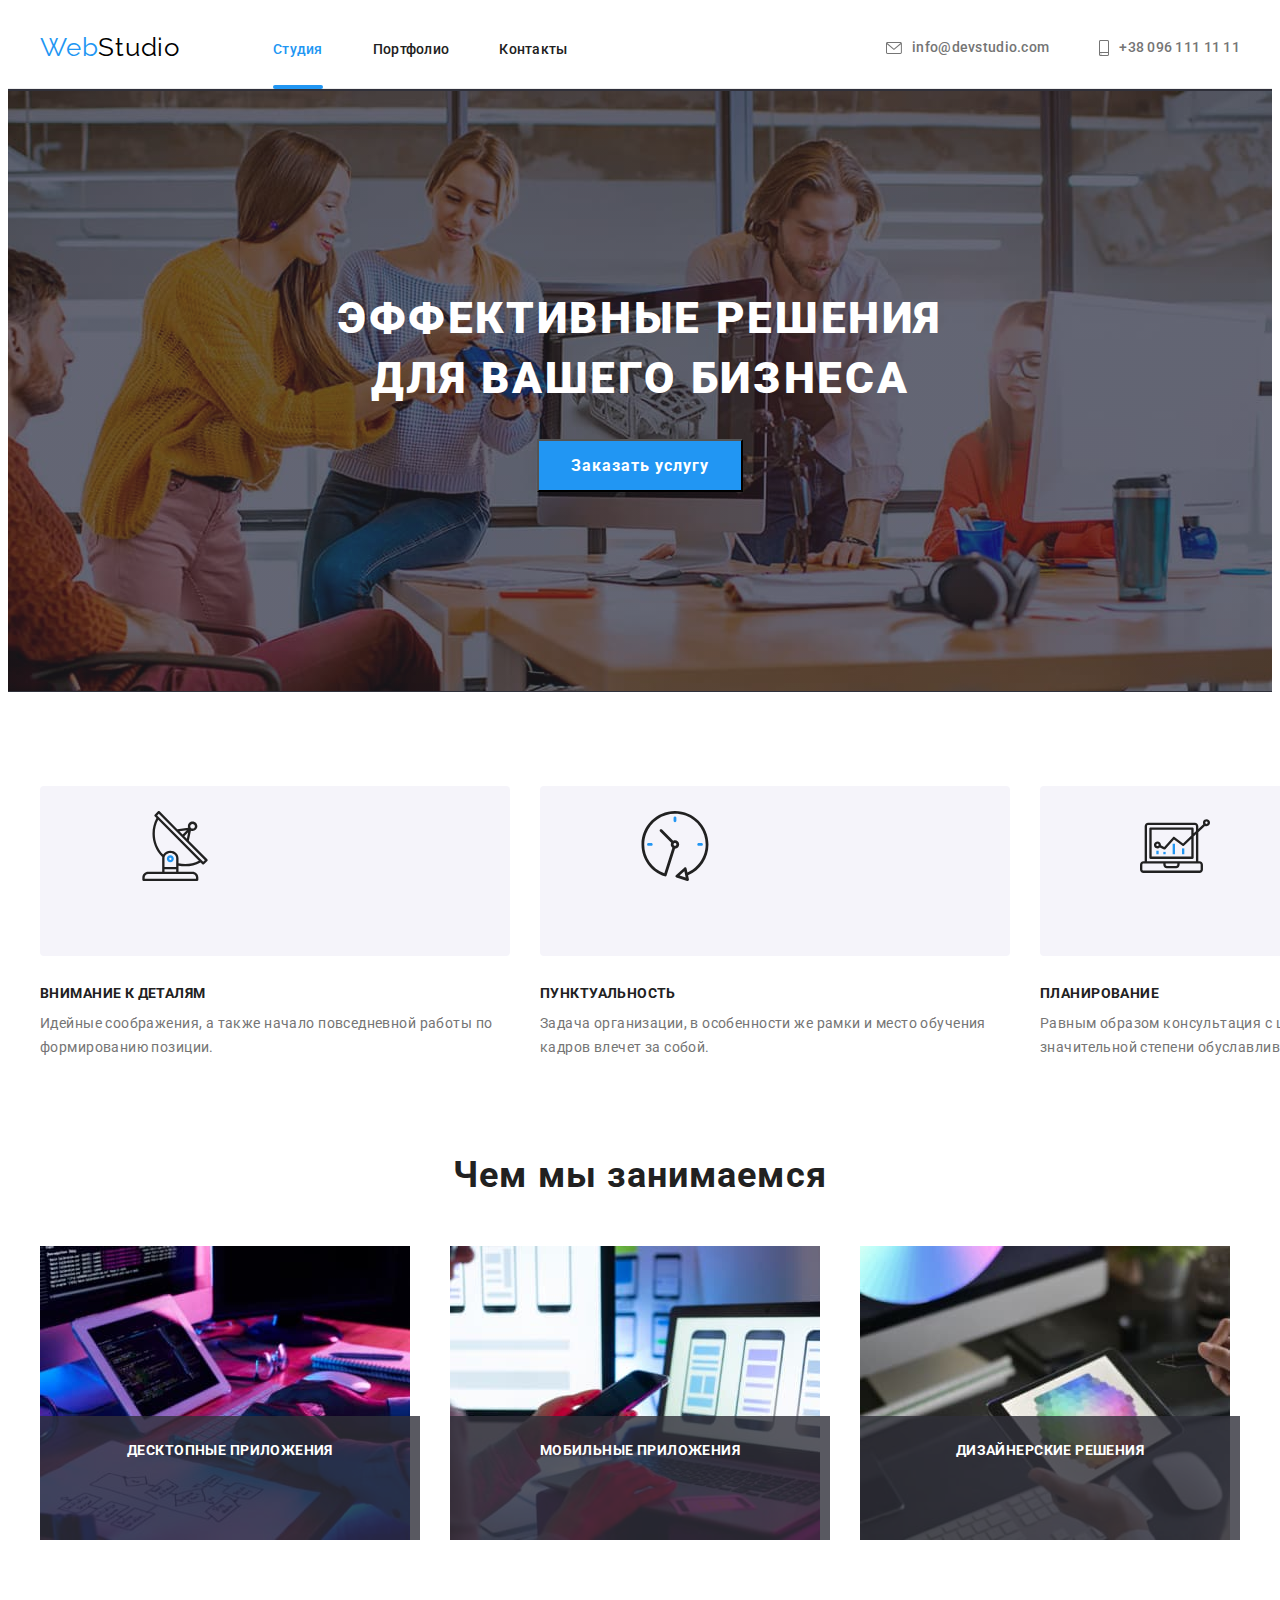
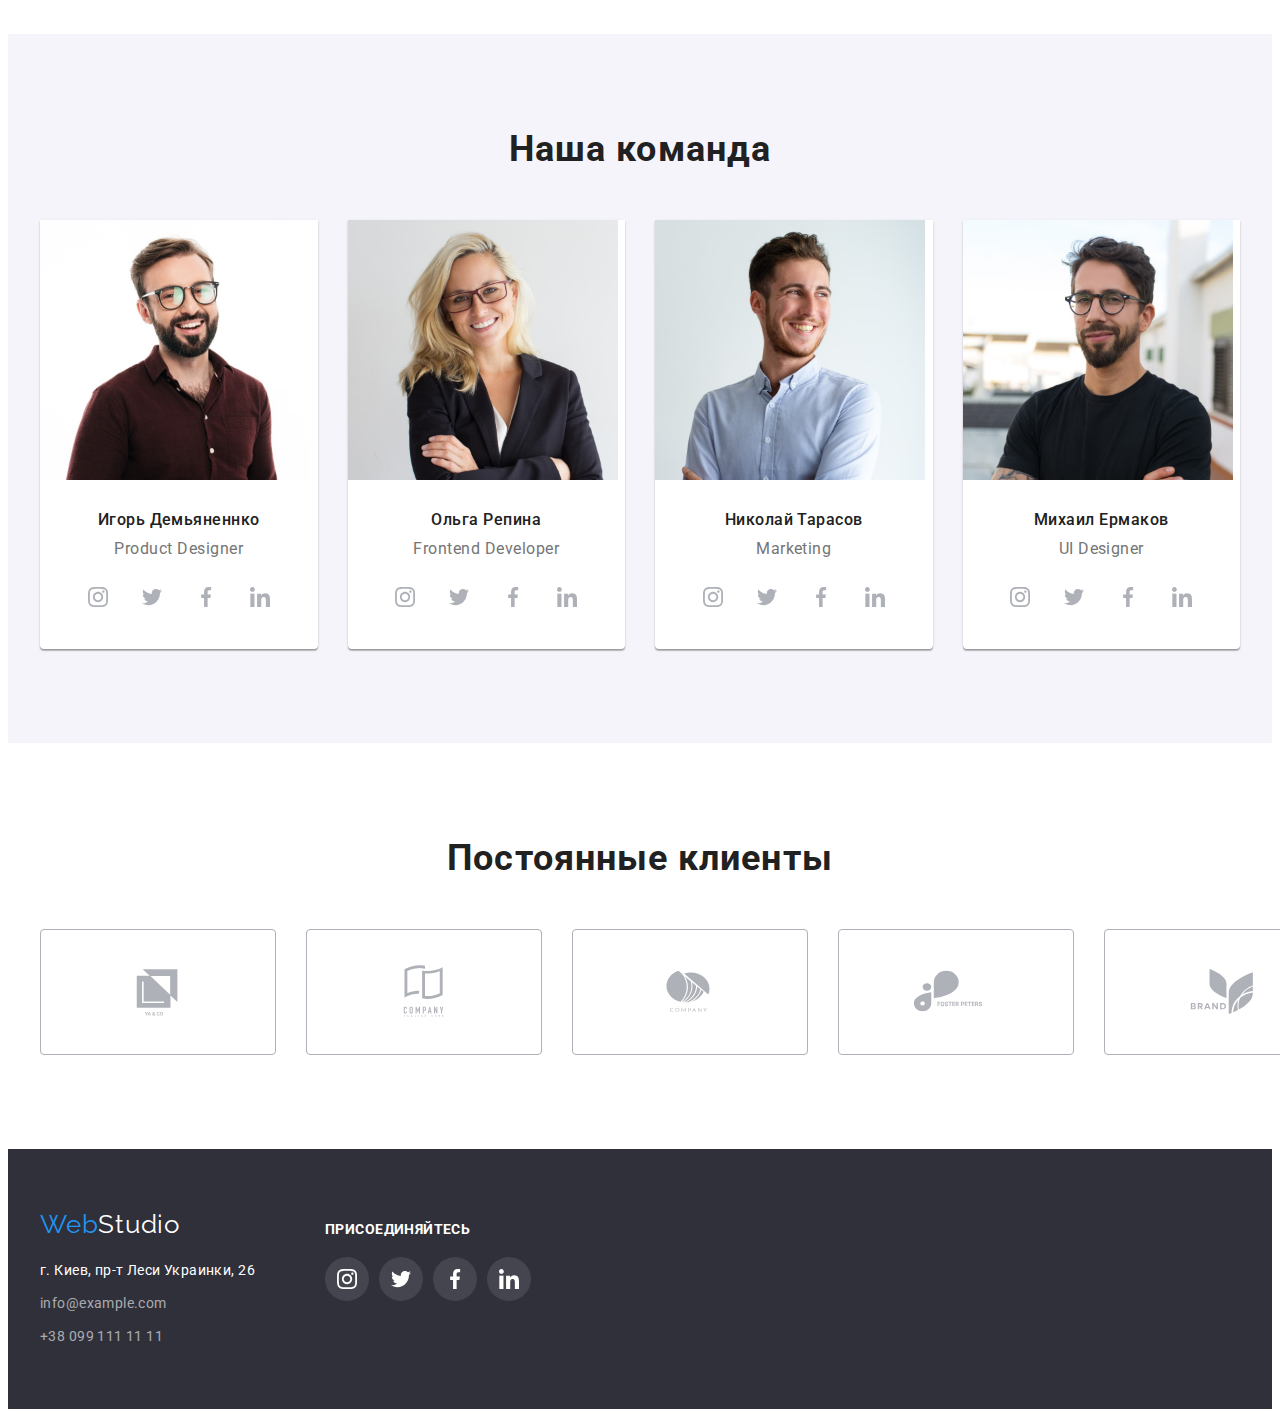
<file: index.html>
<!DOCTYPE html>
<html lang="ru">
  <head>
    <meta charset="UTF-8" />
    <meta http-equiv="X-UA-Compatible" content="IE=edge" />
    <meta name="viewport" content="width=device-width, initial-scale=1.0" />
    <link
      href="https://fonts.googleapis.com/css2?family=Raleway:wght@700&family=Roboto:wght@400;500;700;900&display=swap"
      rel="stylesheet"
    />
    <link
      rel="stylesheet"
      href="https://cdnjs.cloudflare.com/ajax/libs/modern-normalize/1.1.0/modern-normalize.min.css"
      integrity="sha512-wpPYUAdjBVSE4KJnH1VR1HeZfpl1ub8YT/NKx4PuQ5NmX2tKuGu6U/JRp5y+Y8XG2tV+wKQpNHVUX03MfMFn9Q=="
      crossorigin="anonymous"
      referrerpolicy="no-referrer"
    />
    <link rel="stylesheet" href="./css/styles.css" />
    <title>Студия</title>
  </head>
  <body>
    <!---Шапка сайту-->
    <header class="header">
      <div class="container">
        <a href="/" class="logo-up link"
          >Web<span class="logo-first">Studio</span></a
        >
        <nav class="header-navigation">
          <ul class="header-list list">
            <li class="header-item">
              <a class="header-link link current" href="./index.html">Студия</a>
            </li>
            <li class="header-item">
              <a class="header-link link" href="./portfolio.html">Портфолио</a>
            </li>
            <li class="header-item">
              <a class="header-link link" href="/Контакты">Контакты</a>
            </li>
          </ul>
        </nav>
        <div class="header-connect">
          <a class="header-address link" href="malto:info@devstudio.com">
            <svg class="contacts-icon" width="16" height="12">
              <use href="./images/symbol-defs-big.svg#icon-envelope"></use></svg
            >info@devstudio.com
          </a>
          <a class="header-address link" href="tel:+380961111111"
            ><svg class="contacts-icon" width="10" height="16">
              <use
                href="./images/symbol-defs-big.svg#icon-smartphone"
              ></use></svg
            >+38 096 111 11 11</a
          >
        </div>
      </div>
    </header>

    <!--Герой-->
    <main>
      <section class="hero">
        <div class="container">
          <h1 class="hero-title">ЭФФЕКТИВНЫЕ РЕШЕНИЯ ДЛЯ ВАШЕГО БИЗНЕСА</h1>
          <button type="button" class="hero-btn" data-modal-open>
            Заказать услугу
          </button>
        </div>
      </section>

      <!--О нашей компании-->

      <section class="feature">
        <div class="container">
          <h2 hidden>Наши преемущества</h2>
          <ul class="feature-list list">
            <li class="feature-item">
              <div class="feature-item-bg">
                <svg class="feature-icon" width="70" height="70">
                  <use href="./images/symbol-defs-big.svg#icon-antenna"></use>
                </svg>
              </div>
              <h3 class="feature-title">ВНИМАНИЕ К ДЕТАЛЯМ</h3>
              <p class="feature-text">
                Идейные соображения, а также начало повседневной работы по
                формированию позиции.
              </p>
            </li>
            <li class="feature-item">
              <div class="feature-item-bg">
                <svg class="feature-icon" width="70" height="70">
                  <use href="./images/symbol-defs-big.svg#icon-clock"></use>
                </svg>
              </div>
              <h3 class="feature-title">ПУНКТУАЛЬНОСТЬ</h3>
              <p class="feature-text">
                Задача организации, в особенности же рамки и место обучения
                кадров влечет за собой.
              </p>
            </li>
            <li class="feature-item">
              <div class="feature-item-bg">
                <svg class="feature-icon" width="70" height="70">
                  <use href="./images/symbol-defs-big.svg#icon-diagram"></use>
                </svg>
              </div>
              <h3 class="feature-title">ПЛАНИРОВАНИЕ</h3>
              <p class="feature-text">
                Равным образом консультация с широким активом в значительной
                степени обуславливает.
              </p>
            </li>
            <li class="feature-item">
              <div class="feature-item-bg">
                <svg class="feature-icon" width="70" height="70">
                  <use href="./images/symbol-defs-big.svg#icon-astronaut"></use>
                </svg>
              </div>
              <h3 class="feature-title">СОВРЕМЕННЫЕ ТЕХНОЛОГИИ</h3>
              <p class="feature-text">
                Значимость этих проблем настолько очевидна, что реализация
                плановых заданий.
              </p>
            </li>
          </ul>
        </div>
      </section>

      <section class="about">
        <div class="container">
          <h2 class="about-title">Чем мы занимаемся</h2>
          <ul class="about-list list">
            <li class="about-item">
              <p class="applications">ДЕСКТОПНЫЕ ПРИЛОЖЕНИЯ</p>
              <img
                src="./images/image1.jpg"
                alt="Написание кода"
                width="370"
                height="294"
              />
            </li>
            <li class="about-item">
              <p class="applications">МОБИЛЬНЫЕ ПРИЛОЖЕНИЯ</p>
              <img
                src="./images/image2.jpg"
                alt="Разработка мобильного приложения"
                width="370"
                height="294"
              />
            </li>
            <li class="about-item">
              <p class="applications">ДИЗАЙНЕРСКИЕ РЕШЕНИЯ</p>
              <img
                src="./images/image3.jpg"
                alt="Конечный результат приложения"
                width="370"
                height="294"
              />
            </li>
          </ul>
        </div>
      </section>

      <section class="team">
        <div class="container">
          <h2 class="team-title">Наша команда</h2>
          <ul class="team-list list">
            <li class="team-item">
              <img
                src="./images/imgigor.jpg"
                alt="Игорь Демьяненнко"
                width="270"
                height="260"
              />
              <div class="name-position">
                <h3 class="team-name">Игорь Демьяненнко</h3>
                <p lang="en" class="team-position">Product Designer</p>
                <ul class="team-soc-list list">
                  <li class="team-soc-item">
                    <a href="" class="team-soc-link">
                      <svg class="team-soc-icon" width="20" height="20">
                        <use
                          href="./images/symbol-defs-big.svg#icon-instagram"
                        ></use>
                      </svg>
                    </a>
                  </li>
                  <li class="team-soc-item">
                    <a href="" class="team-soc-link"
                      ><svg class="team-soc-icon" width="20" height="20">
                        <use
                          href="./images/symbol-defs-big.svg#icon-twitter"
                        ></use></svg
                    ></a>
                  </li>
                  <li class="team-soc-item">
                    <a href="" class="team-soc-link"
                      ><svg class="team-soc-icon" width="20" height="20">
                        <use
                          href="./images/symbol-defs-big.svg#icon-facebook"
                        ></use></svg
                    ></a>
                  </li>
                  <li class="team-soc-item">
                    <a href="" class="team-soc-link"
                      ><svg class="team-soc-icon" width="20" height="20">
                        <use
                          href="./images/symbol-defs-big.svg#icon-linkedin"
                        ></use></svg
                    ></a>
                  </li>
                </ul>
              </div>
            </li>
            <li class="team-item">
              <img
                src="./images/imgolga.jpg"
                alt="Ольга Репина"
                width="270"
                height="260"
              />
              <div class="name-position">
                <h3 class="team-name">Ольга Репина</h3>
                <p lang="en" class="team-position">Frontend Developer</p>
                <ul class="team-soc-list list">
                  <li class="team-soc-item">
                    <a href="" class="team-soc-link">
                      <svg class="team-soc-icon" width="20" height="20">
                        <use
                          href="./images/symbol-defs-big.svg#icon-instagram"
                        ></use>
                      </svg>
                    </a>
                  </li>
                  <li class="team-soc-item">
                    <a href="" class="team-soc-link"
                      ><svg class="team-soc-icon" width="20" height="20">
                        <use
                          href="./images/symbol-defs-big.svg#icon-twitter"
                        ></use></svg
                    ></a>
                  </li>
                  <li class="team-soc-item">
                    <a href="" class="team-soc-link"
                      ><svg class="team-soc-icon" width="20" height="20">
                        <use
                          href="./images/symbol-defs-big.svg#icon-facebook"
                        ></use></svg
                    ></a>
                  </li>
                  <li class="team-soc-item">
                    <a href="" class="team-soc-link"
                      ><svg class="team-soc-icon" width="20" height="20">
                        <use
                          href="./images/symbol-defs-big.svg#icon-linkedin"
                        ></use></svg
                    ></a>
                  </li>
                </ul>
              </div>
            </li>
            <li class="team-item">
              <img
                src="./images/imgnikolay.jpg"
                alt="Николай Тарасов"
                width="270"
                height="260"
              />
              <div class="name-position">
                <h3 class="team-name">Николай Тарасов</h3>
                <p lang="en" class="team-position">Marketing</p>
                <ul class="team-soc-list list">
                  <li class="team-soc-item">
                    <a href="" class="team-soc-link">
                      <svg class="team-soc-icon" width="20" height="20">
                        <use
                          href="./images/symbol-defs-big.svg#icon-instagram"
                        ></use>
                      </svg>
                    </a>
                  </li>
                  <li class="team-soc-item">
                    <a href="" class="team-soc-link"
                      ><svg class="team-soc-icon" width="20" height="20">
                        <use
                          href="./images/symbol-defs-big.svg#icon-twitter"
                        ></use></svg
                    ></a>
                  </li>
                  <li class="team-soc-item">
                    <a href="" class="team-soc-link"
                      ><svg class="team-soc-icon" width="20" height="20">
                        <use
                          href="./images/symbol-defs-big.svg#icon-facebook"
                        ></use></svg
                    ></a>
                  </li>
                  <li class="team-soc-item">
                    <a href="" class="team-soc-link"
                      ><svg class="team-soc-icon" width="20" height="20">
                        <use
                          href="./images/symbol-defs-big.svg#icon-linkedin"
                        ></use></svg
                    ></a>
                  </li>
                </ul>
              </div>
            </li>
            <li class="team-item">
              <img
                src="./images/imgmikhail.jpg"
                alt="Михаил Ермаков"
                width="270"
                height="260"
              />
              <div class="name-position">
                <h3 class="team-name">Михаил Ермаков</h3>
                <p lang="en" class="team-position">UI Designer</p>
                <ul class="team-soc-list list">
                  <li class="team-soc-item">
                    <a href="" class="team-soc-link">
                      <svg class="team-soc-icon" width="20" height="20">
                        <use
                          href="./images/symbol-defs-big.svg#icon-instagram"
                        ></use>
                      </svg>
                    </a>
                  </li>
                  <li class="team-soc-item">
                    <a href="" class="team-soc-link"
                      ><svg class="team-soc-icon" width="20" height="20">
                        <use
                          href="./images/symbol-defs-big.svg#icon-twitter"
                        ></use></svg
                    ></a>
                  </li>
                  <li class="team-soc-item">
                    <a href="" class="team-soc-link"
                      ><svg class="team-soc-icon" width="20" height="20">
                        <use
                          href="./images/symbol-defs-big.svg#icon-facebook"
                        ></use></svg
                    ></a>
                  </li>
                  <li class="team-soc-item">
                    <a href="" class="team-soc-link"
                      ><svg class="team-soc-icon" width="20" height="20">
                        <use
                          href="./images/symbol-defs-big.svg#icon-linkedin"
                        ></use></svg
                    ></a>
                  </li>
                </ul>
              </div>
            </li>
          </ul>
        </div>
      </section>
      <section class="clients">
        <div class="container">
          <h2 class="clients-title">Постоянные клиенты</h2>
          <ul class="clients-list list">
            <li class="clients-item">
              <a href="" class="clients-link">
                <svg class="clients-icon" width="106" height="60">
                  <use href="./images/symbol-defs-big.svg#icon-logo_1"></use>
                </svg>
              </a>
            </li>
            <li class="clients-item">
              <a href="" class="clients-link">
                <svg class="clients-icon" width="106" height="60">
                  <use href="./images/symbol-defs-big.svg#icon-logo_2"></use>
                </svg>
              </a>
            </li>
            <li class="clients-item">
              <a href="" class="clients-link">
                <svg class="clients-icon" width="106" height="60">
                  <use href="./images/symbol-defs-big.svg#icon-logo_3"></use>
                </svg>
              </a>
            </li>
            <li class="clients-item">
              <a href="" class="clients-link">
                <svg class="clients-icon" width="106" height="60">
                  <use href="./images/symbol-defs-big.svg#icon-logo_4"></use>
                </svg>
              </a>
            </li>
            <li class="clients-item">
              <a href="" class="clients-link">
                <svg class="clients-icon" width="106" height="60">
                  <use href="./images/symbol-defs-big.svg#icon-logo_5"></use>
                </svg>
              </a>
            </li>
            <li class="clients-item">
              <a href="" class="clients-link">
                <svg class="clients-icon" width="106" height="60">
                  <use href="./images/symbol-defs-big.svg#icon-logo_6"></use>
                </svg>
              </a>
            </li>
          </ul>
        </div>
      </section>
    </main>

    <!--Подвал-->
    <footer class="footer-content">
      <div class="container">
        <div class="footer-address">
          <a href="/" class="logo-down link"
            >Web<span class="logo-second">Studio</span></a
          >
          <address>
            <ul class="address-list list">
              <li class="contact-address">
                <a
                  class="address link"
                  href="https://goo.gl/maps/pw15rnCZKa5F1fGf9"
                  target="_blank"
                  rel="noopener noreferrer nofollow"
                  >г. Киев, пр-т Леси Украинки, 26</a
                >
              </li>
              <li class="contact-address">
                <a class="address-footer link" href="malto:info@example.com"
                  >info@example.com</a
                >
              </li>
              <li class="contact-address">
                <a class="address-footer link" href="tel:+380991111111"
                  >+38 099 111 11 11</a
                >
              </li>
            </ul>
          </address>
        </div>
        <div class="social-media">
          <h2 class="social-media-title">Присоединяйтесь</h2>
          <ul class="social-media-list list">
            <li class="social-media-item">
              <a href="" class="social-media-link">
                <svg class="social-media-icon" width="20" height="20">
                  <use href="./images/symbol-defs-big.svg#icon-instagram"></use>
                </svg>
              </a>
            </li>
            <li class="social-media-item">
              <a href="" class="social-media-link">
                <svg class="social-media-icon" width="20" height="20">
                  <use href="./images/symbol-defs-big.svg#icon-twitter"></use>
                </svg>
              </a>
            </li>
            <li class="social-media-item">
              <a href="" class="social-media-link">
                <svg class="social-media-icon" width="20" height="20">
                  <use href="./images/symbol-defs-big.svg#icon-facebook"></use>
                </svg>
              </a>
            </li>
            <li class="social-media-item">
              <a href="" class="social-media-link">
                <svg class="social-media-icon" width="20" height="20">
                  <use href="./images/symbol-defs-big.svg#icon-linkedin"></use>
                </svg>
              </a>
            </li>
          </ul>
        </div>
      </div>
    </footer>
    <div class="backdrop is-hidden" data-modal>
      <div class="modal">
        <button type="button" class="modal-close-btn" data-modal-close>
          <svg class="modal-close-icon" width="18" height="18">
            <use href="./images/symbol-defs-big.svg#icon-modal-close"></use>
          </svg>
        </button>
      </div>
    </div>

    <script src="./js/modal.js"></script>
  </body>
</html>
</file>
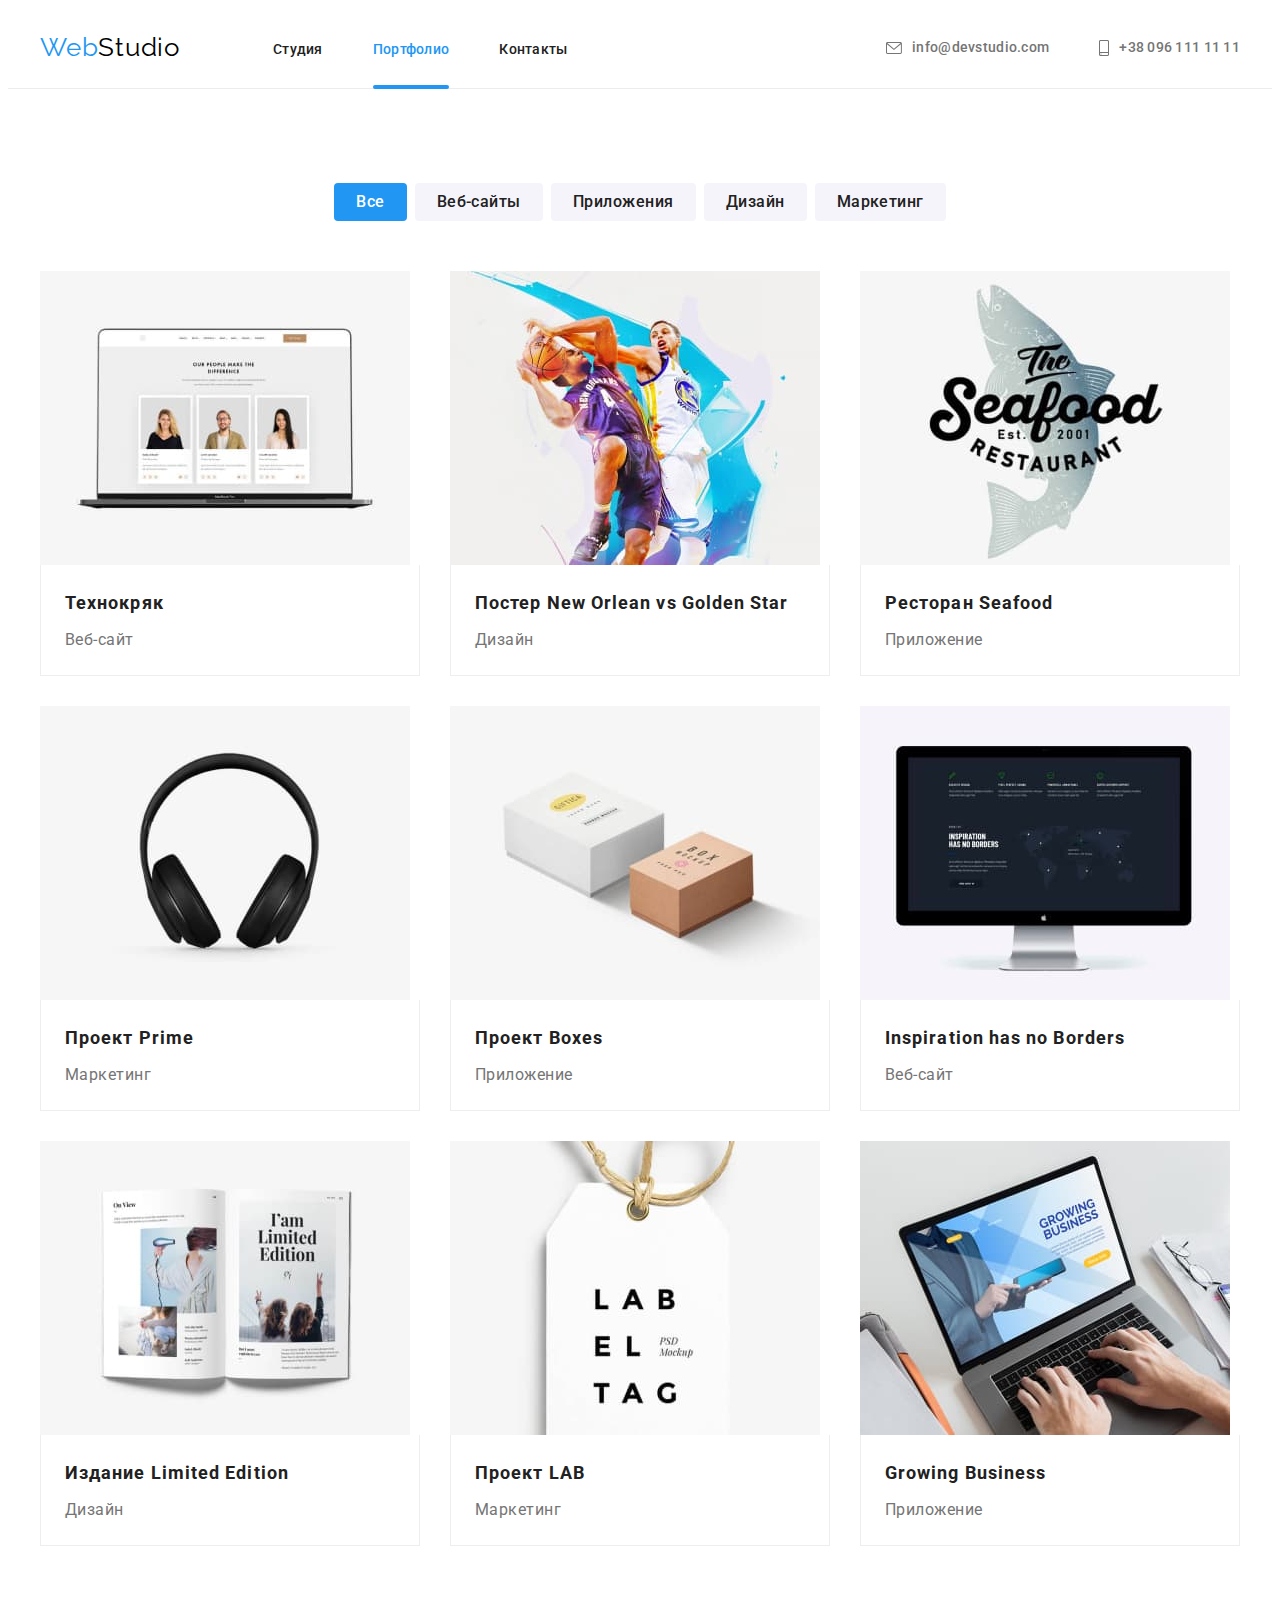
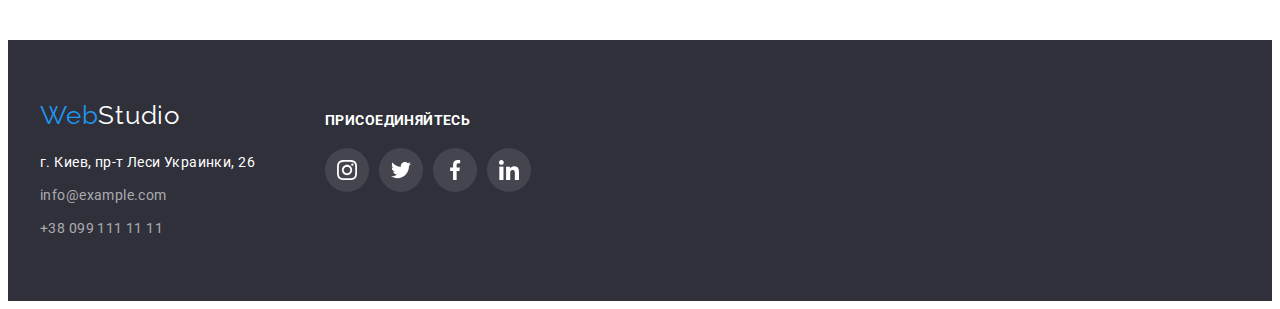
<file: portfolio.html>
<!DOCTYPE html>
<html lang="ru">
  <head>
    <meta charset="UTF-8" />
    <meta http-equiv="X-UA-Compatible" content="IE=edge" />
    <meta name="viewport" content="width=device-width, initial-scale=1.0" />
    <link
      href="https://fonts.googleapis.com/css2?family=Raleway:wght@700&family=Roboto:wght@400;500;700;900&display=swap"
      rel="stylesheet"
    />
    <link
      rel="stylesheet"
      href="https://cdnjs.cloudflare.com/ajax/libs/modern-normalize/1.1.0/modern-normalize.min.css"
      integrity="sha512-wpPYUAdjBVSE4KJnH1VR1HeZfpl1ub8YT/NKx4PuQ5NmX2tKuGu6U/JRp5y+Y8XG2tV+wKQpNHVUX03MfMFn9Q=="
      crossorigin="anonymous"
      referrerpolicy="no-referrer"
    />
    <link rel="stylesheet" href="./css/styles.css" />
    <title>Портфолио</title>
  </head>
  <body>
    <!---Шапка сайту-->
    <header class="header">
      <div class="container">
        <a href="/" class="logo-up link"
          >Web<span class="logo-first">Studio</span></a
        >
        <nav class="header-navigation">
          <ul class="header-list list">
            <li class="header-item">
              <a class="header-link link" href="./index.html">Студия</a>
            </li>
            <li class="header-item">
              <a class="header-link link current" href="./portfolio.html"
                >Портфолио</a
              >
            </li>
            <li class="header-item">
              <a class="header-link link" href="/Контакты">Контакты</a>
            </li>
          </ul>
        </nav>
        <div class="header-connect">
          <a class="header-address link" href="malto:info@devstudio.com">
            <svg class="contacts-icon" width="16" height="12">
              <use href="./images/symbol-defs-big.svg#icon-envelope"></use></svg
            >info@devstudio.com
          </a>
          <a class="header-address link" href="tel:+380961111111"
            ><svg class="contacts-icon" width="10" height="16">
              <use
                href="./images/symbol-defs-big.svg#icon-smartphone"
              ></use></svg
            >+38 096 111 11 11</a
          >
        </div>
      </div>
    </header>

    <main>
      <h1 class="visually-hidden">Наши работы</h1>
      <section class="works">
        <div class="container">
          <ul class="button-list list">
            <li class="work-button">
              <button type="button" class="button-item current">Все</button>
            </li>
            <li class="work-button">
              <button type="button" class="button-item">Веб-сайты</button>
            </li>
            <li class="work-button">
              <button type="button" class="button-item">Приложения</button>
            </li>
            <li class="work-button">
              <button type="button" class="button-item">Дизайн</button>
            </li>
            <li class="work-button">
              <button type="button" class="button-item">Маркетинг</button>
            </li>
          </ul>

          <ul class="work-list list">
            <li class="work-item">
              <a class="work-link link" href="">
                <div class="work-wrap">
                  <img
                    src="./images/img1.jpg"
                    alt="Сайт на ноутбуке"
                    width="370"
                    height="294"
                  />
                  <p class="work-text-second">
                    Ресурс предлагает комплексные предложения с разным уровнем
                    функционала и сервисов. Всё это позволит посетителю получить
                    исчерпывающие сведения о компании или частном лице.
                  </p>
                </div>
                <div class="title-text">
                  <h2 class="work-title">Технокряк</h2>
                  <p lang="en" class="work-text">Веб-сайт</p>
                </div>
              </a>
            </li>
            <li class="work-item">
              <a class="work-link link" href="">
                <div class="work-wrap">
                  <img
                    src="./images/img2.jpg"
                    alt="Два баскетболиста"
                    width="370"
                    height="294"
                  />
                  <p class="work-text-second">
                    Ресурс предлагает комплексные предложения с разным уровнем
                    функционала и сервисов. Всё это позволит посетителю получить
                    исчерпывающие сведения о компании или частном лице.
                  </p>
                </div>
                <div class="title-text">
                  <h2 class="work-title">
                    Постер <span lang="en">New Orlean vs Golden Star</span>
                  </h2>
                  <p class="work-text">Дизайн</p>
                </div>
              </a>
            </li>
            <li class="work-item">
              <a class="work-link link" href="">
                <div class="work-wrap">
                  <img
                    src="./images/img3.jpg"
                    alt="Название ресторана"
                    width="370"
                    height="294"
                  />
                  <p class="work-text-second">
                    Ресурс предлагает комплексные предложения с разным уровнем
                    функционала и сервисов. Всё это позволит посетителю получить
                    исчерпывающие сведения о компании или частном лице.
                  </p>
                </div>
                <div class="title-text">
                  <h2 class="work-title">
                    Ресторан <span lang="en">Seafood</span>
                  </h2>
                  <p class="work-text">Приложение</p>
                </div>
              </a>
            </li>
            <li class="work-item">
              <a class="work-link link" href="">
                <div class="work-wrap">
                  <img
                    src="./images/img4.jpg"
                    alt="Наушники"
                    width="370"
                    height="294"
                  />
                  <p class="work-text-second">
                    Ресурс предлагает комплексные предложения с разным уровнем
                    функционала и сервисов. Всё это позволит посетителю получить
                    исчерпывающие сведения о компании или частном лице.
                  </p>
                </div>
                <div class="title-text">
                  <h2 class="work-title">
                    Проект <span lang="en">Prime</span>
                  </h2>
                  <p class="work-text">Маркетинг</p>
                </div>
              </a>
            </li>
            <li class="work-item">
              <a class="work-link link" href="">
                <div class="work-wrap">
                  <img
                    src="./images/img5.jpg"
                    alt="Две коробки"
                    width="370"
                    height="294"
                  />
                  <p class="work-text-second">
                    Ресурс предлагает комплексные предложения с разным уровнем
                    функционала и сервисов. Всё это позволит посетителю получить
                    исчерпывающие сведения о компании или частном лице.
                  </p>
                </div>
                <div class="title-text">
                  <h2 class="work-title">
                    Проект <span lang="en">Boxes</span>
                  </h2>
                  <p class="work-text">Приложение</p>
                </div>
              </a>
            </li>
            <li class="work-item">
              <a class="work-link link" href="">
                <div class="work-wrap">
                  <img
                    src="./images/img6.jpg"
                    alt="Сайт на мониторе"
                    width="370"
                    height="294"
                  />
                  <p class="work-text-second">
                    Ресурс предлагает комплексные предложения с разным уровнем
                    функционала и сервисов. Всё это позволит посетителю получить
                    исчерпывающие сведения о компании или частном лице.
                  </p>
                </div>
                <div class="title-text">
                  <h2 lang="en" class="work-title">
                    Inspiration has no Borders
                  </h2>
                  <p class="work-text">Веб-сайт</p>
                </div>
              </a>
            </li>
            <li class="work-item">
              <a class="work-link link" href="">
                <div class="work-wrap">
                  <img
                    src="./images/img7.jpg"
                    alt="Книга"
                    width="370"
                    height="294"
                  />
                  <p class="work-text-second">
                    Ресурс предлагает комплексные предложения с разным уровнем
                    функционала и сервисов. Всё это позволит посетителю получить
                    исчерпывающие сведения о компании или частном лице.
                  </p>
                </div>
                <div class="title-text">
                  <h2 class="work-title">
                    Издание <span lang="en">Limited Edition</span>
                  </h2>
                  <p class="work-text">Дизайн</p>
                </div>
              </a>
            </li>
            <li class="work-item">
              <a class="work-link link" href="">
                <div class="work-wrap">
                  <img
                    src="./images/img8.jpg"
                    alt="Лейбл"
                    width="370"
                    height="294"
                  />
                  <p class="work-text-second">
                    Ресурс предлагает комплексные предложения с разным уровнем
                    функционала и сервисов. Всё это позволит посетителю получить
                    исчерпывающие сведения о компании или частном лице.
                  </p>
                </div>
                <div class="title-text">
                  <h2 class="work-title">Проект <span lang="en">LAB</span></h2>
                  <p class="work-text">Маркетинг</p>
                </div>
              </a>
            </li>
            <li class="work-item">
              <a class="work-link link" href="">
                <div class="work-wrap">
                  <img
                    src="./images/img9.jpg"
                    alt="Приложение на ноутбуке"
                    width="370"
                    height="294"
                  />
                  <p class="work-text-second">
                    Ресурс предлагает комплексные предложения с разным уровнем
                    функционала и сервисов. Всё это позволит посетителю получить
                    исчерпывающие сведения о компании или частном лице.
                  </p>
                </div>
                <div class="title-text">
                  <h2 lang="en" class="work-title">Growing Business</h2>
                  <p class="work-text">Приложение</p>
                </div>
              </a>
            </li>
          </ul>
        </div>
      </section>
    </main>

    <!--Подвал-->
    <footer class="footer-content">
      <div class="container">
        <div class="footer-address">
          <a href="/" class="logo-down link"
            >Web<span class="logo-second">Studio</span></a
          >
          <address>
            <ul class="address-list list">
              <li class="contact-address">
                <a
                  class="address link"
                  href="https://goo.gl/maps/pw15rnCZKa5F1fGf9"
                  target="_blank"
                  rel="noopener noreferrer nofollow"
                  >г. Киев, пр-т Леси Украинки, 26</a
                >
              </li>
              <li class="contact-address">
                <a class="address-footer link" href="malto:info@example.com"
                  >info@example.com</a
                >
              </li>
              <li class="contact-address">
                <a class="address-footer link" href="tel:+380991111111"
                  >+38 099 111 11 11</a
                >
              </li>
            </ul>
          </address>
        </div>
        <div class="social-media">
          <h2 class="social-media-title">Присоединяйтесь</h2>
          <ul class="social-media-list list">
            <li class="social-media-item">
              <a href="" class="social-media-link">
                <svg class="social-media-icon" width="20" height="20">
                  <use href="./images/symbol-defs-big.svg#icon-instagram"></use>
                </svg>
              </a>
            </li>
            <li class="social-media-item">
              <a href="" class="social-media-link">
                <svg class="social-media-icon" width="20" height="20">
                  <use href="./images/symbol-defs-big.svg#icon-twitter"></use>
                </svg>
              </a>
            </li>
            <li class="social-media-item">
              <a href="" class="social-media-link">
                <svg class="social-media-icon" width="20" height="20">
                  <use href="./images/symbol-defs-big.svg#icon-facebook"></use>
                </svg>
              </a>
            </li>
            <li class="social-media-item">
              <a href="" class="social-media-link">
                <svg class="social-media-icon" width="20" height="20">
                  <use href="./images/symbol-defs-big.svg#icon-linkedin"></use>
                </svg>
              </a>
            </li>
          </ul>
        </div>
      </div>
    </footer>
  </body>
</html>
</file>
<file: css/styles.css>
:root {
  --title-color: #212121;
  --first-color: #757575;
  --second-color: #ffffff;
  --accent-color: #2196f3;
  --main-background-color: #f5f4fa;
  --main-padding: 94px;
  --main-margin: 30px;
}

body {
  font-family: "Roboto", "Raleway", sans-serif;
  color: var(--title-color);
}

p,
h1,
h2,
h3,
h4,
h5,
h6 {
  margin: 0;
}

ul {
  padding-left: 0;
  margin: 0;
}

img {
  display: block;
}

.link {
  text-decoration: none;
}

.list {
  list-style: none;
}

.container {
  width: 1200px;
  padding-left: 15px;
  padding-right: 15px;
  margin: 0 auto;
  /* outline: 1px solid red; */
}

.visually-hidden {
  position: absolute;
  white-space: nowrap;
  width: 1px;
  height: 1px;
  overflow: hidden;
  border: 0;
  padding: 0;
  clip: rect(0 0 0 0);
  clip-path: inset(50%);
  margin: -1px;
}

/* ------------------HEADER---------------- */

.header {
  border-bottom: 1px solid #ececec;
}

.header .container {
  display: flex;
  align-items: center;
}

.header-list {
  display: flex;
}

.logo-up {
  font-family: "Raleway", Tahoma, sans-serif;
  font-size: 26px;
  line-height: 1.19;
  letter-spacing: 0.03em;
  color: var(--accent-color);
  margin-right: 93px;
  padding-top: 24px;
  padding-bottom: 25px;
}

.logo-first {
  color: #000000;
}

.header-link {
  font-weight: 500;
  font-size: 14px;
  line-height: 1.14;
  letter-spacing: 0.02em;
  color: var(--title-color);
  padding-top: 32px;
  padding-bottom: 32px;
  position: relative;
  transition: color 250ms cubic-bezier(0.4, 0, 0.2, 1);
}

.link.current::after {
  content: "";
  display: block;
  position: absolute;
  width: 100%;
  height: 4px;
  bottom: 0;
  background: var(--accent-color);
  border-radius: 2px;
}

.header-link:hover,
.header-link:focus {
  color: var(--accent-color);
}

.header-list .link.current {
  color: var(--accent-color);
}

.header-item:not(:last-child) {
  margin-right: 50px;
}

.header-connect {
  display: flex;
  margin-left: auto;
}

.header-address {
  display: flex;
  align-items: center;
  font-weight: 500;
  font-size: 14px;
  line-height: 1.14;
  letter-spacing: 0.02em;
  color: var(--first-color);
  padding-top: 32px;
  padding-bottom: 32px;
  transition: color 250ms cubic-bezier(0.4, 0, 0.2, 1);
}

.contacts-icon {
  fill: currentColor;
  margin-right: 10px;
}

.header-address:hover,
.header-address:focus {
  color: var(--accent-color);
}

.header-address:not(:last-child) {
  margin-right: 50px;
}

/* ------------------HERO---------------- */

.hero {
  background-color: #2f303a;
  padding-top: 200px;
  padding-bottom: 200px;
  background-image: linear-gradient(
      rgba(47, 48, 58, 0.4),
      rgba(47, 48, 58, 0.4)
    ),
    url(../images/img-bg.jpg);
  background-repeat: no-repeat;
  background-position: center;
  max-width: 1600px;
  margin: 0 auto;
}

.hero-title {
  width: 696px;
  margin: 0 auto;
  font-weight: 900;
  font-size: 44px;
  line-height: 1.36;
  text-align: center;
  letter-spacing: 0.06em;
  text-transform: uppercase;
  color: var(--second-color);
  margin-bottom: var(--main-margin);
}

.hero-btn {
  font-family: inherit;
  font-weight: 700;
  font-size: 16px;
  line-height: 1.86;
  letter-spacing: 0.06em;
  color: var(--second-color);
  background-color: var(--accent-color);
  cursor: pointer;
  margin: 0 auto;
  display: block;
  padding: 10px 32px;
  transition: color 250ms cubic-bezier(0.4, 0, 0.2, 1);
}

.hero-btn:hover,
.hero-btn:focus {
  background-color: #188ce8;
}

/* ------------------MAIN---------------- */

.feature {
  padding-top: var(--main-padding);
  padding-bottom: var(--main-padding);
}

.feature-list {
  display: flex;
  margin-left: -30px;
}

.feature-item {
  flex-basis: calc(100% / 4 - 30px);
  margin-left: var(--main-margin);
}

/* .feature-item:not(:last-child) {
  margin-right: var(--main-margin);
} */

.feature-item-bg {
  justify-content: center;
  align-items: center;
  width: 270px;
  height: 120px;
  background: #f5f4fa;
  border-radius: 4px;
  margin-bottom: var(--main-margin);
  padding: 25px 100px;
}

.feature-title {
  font-size: 14px;
  line-height: 1.14;
  letter-spacing: 0.03em;
  text-transform: uppercase;
  color: var(--title-color);
  margin-bottom: 10px;
}

.feature-text {
  font-size: 14px;
  line-height: 1.71;
  letter-spacing: 0.03em;
  color: var(--first-color);
}

.about {
  /* padding-top: var(--main-padding); */
  padding-bottom: var(--main-padding);
}

.about-list {
  display: flex;
  margin-left: -30px;
}

.about-item {
  flex-basis: calc(100% / 3 - 30px);
  margin-left: var(--main-margin);
  position: relative;
}

/* .about-item:not(:last-child) {
  margin-right: var(--main-margin);
} */

.applications {
  position: absolute;
  bottom: 0;
  width: 100%;
  height: 70px;
  background-color: rgba(47, 48, 58, 0.8);
  font-weight: 700;
  font-size: 14px;
  line-height: 1.14;
  text-align: center;
  text-transform: uppercase;
  letter-spacing: 0.03em;
  color: var(--second-color);
  padding: 27px 0px;
}

.about-title {
  font-size: 36px;
  line-height: 1.17;
  letter-spacing: 0.03em;
  text-align: center;
  color: var(--title-color);
  margin-bottom: 50px;
}

.team-title {
  font-size: 36px;
  line-height: 1.17;
  text-align: center;
  letter-spacing: 0.03em;
  color: var(--title-color);
  margin-bottom: 50px;
}

.team {
  background-color: var(--main-background-color);
  padding-top: var(--main-padding);
  padding-bottom: var(--main-padding);
}

.team-list {
  display: flex;
  margin-left: -30px;
}

.team-item {
  flex-basis: calc(100% / 4 - 30px);
  margin-left: var(--main-margin);
  background: #ffffff;
  box-shadow: 0px 1px 3px rgba(0, 0, 0, 0.12), 0px 1px 1px rgba(0, 0, 0, 0.14),
    0px 2px 1px rgba(0, 0, 0, 0.2);
  border-radius: 0px 0px 4px 4px;
}
/* 
.team-item:not(:last-child) {
  margin-right: var(--main-margin);
} */

.team-name {
  font-weight: 500;
  font-size: 16px;
  line-height: 1.19;
  text-align: center;
  letter-spacing: 0.03em;
  color: var(--title-color);
  margin-bottom: 10px;
}

.team-position {
  font-size: 16px;
  line-height: 1.19;
  text-align: center;
  letter-spacing: 0.03em;
  color: var(--first-color);
  margin-bottom: 16px;
}

.name-position {
  padding: 30px 0px;
}

.team-soc-list {
  display: flex;
  justify-content: center;
}

/* .team-soc-item + .team-soc-item {
  margin-left: 10px;
} */

.team-soc-item:not(:last-child) {
  margin-right: 10px;
}

.team-soc-link {
  width: 44px;
  height: 44px;
  background-color: var(--second-color);
  border-radius: 50%;
  display: flex;
  justify-content: center;
  align-items: center;
  color: #afb1b8;
  transition: color 250ms cubic-bezier(0.4, 0, 0.2, 1),
    background-color 250ms cubic-bezier(0.4, 0, 0.2, 1);
}

.team-soc-icon {
  fill: currentColor;
}

.team-soc-link:hover,
.team-soc-link:focus {
  background-color: var(--accent-color);
  color: var(--second-color);
}

/* .team-soc-link:hover .team-soc-icon {
  fill: var(--second-color);
} */

.clients {
  padding-top: var(--main-padding);
  padding-bottom: var(--main-padding);
}

.clients-title {
  font-style: normal;
  font-size: 36px;
  line-height: 42px;
  text-align: center;
  letter-spacing: 0.03em;
  color: var(--title-color);
  margin-bottom: 50px;
}

.clients-list {
  display: flex;
}

.clients-item:not(:last-child) {
  margin-right: 30px;
}

.clients-link {
  display: flex;
  justify-content: center;
  align-items: center;
  width: 170px;
  height: 92px;
  border: 1px solid #afb1b8;
  border-radius: 4px;
  color: #afb1b8;
  padding: 16px 32px;
  transition: color 250ms cubic-bezier(0.4, 0, 0.2, 1),
    border 250ms cubic-bezier(0.4, 0, 0.2, 1);
}

.clients-link:hover,
.clients-link:focus {
  border: 1px solid var(--accent-color);
  color: var(--accent-color);
}

.clients-icon {
  fill: currentColor;
}

/* ------------------PORTFOLIO---------------- */

.works {
  padding-top: var(--main-padding);
  padding-bottom: var(--main-padding);
}

.button-list {
  display: flex;
  justify-content: center;
  margin-bottom: 50px;
}

.button-item {
  font-family: inherit;
  font-weight: 500;
  font-size: 16px;
  line-height: 1.62;
  letter-spacing: 0.03em;
  color: var(--title-color);
  background-color: var(--main-background-color);
  cursor: pointer;
  border-radius: 4px;
  border: transparent;
  padding: 6px 22px;
  transition: color 250ms cubic-bezier(0.4, 0, 0.2, 1),
    background-color 250ms cubic-bezier(0.4, 0, 0.2, 1);
}

.button-item:hover,
.button-item:focus {
  color: var(--second-color);
  background-color: var(--accent-color);
  box-shadow: 0px 3px 1px rgba(0, 0, 0, 0.1), 0px 1px 2px rgba(0, 0, 0, 0.08),
    0px 2px 2px rgba(0, 0, 0, 0.12);
}

.button-list .button-item.current {
  color: var(--second-color);
  background-color: var(--accent-color);
}

.work-button:not(:last-child) {
  margin-right: 8px;
}

.work-list {
  display: flex;
  flex-wrap: wrap;
  margin-left: -30px;
}

.work-item {
  margin-bottom: var(--main-margin);
  width: calc(100% / 3 - 30px);
  margin-left: 30px;
  margin-bottom: 30px;
}

.work-link:hover {
  display: block;
  box-shadow: 0px 1px 1px rgba(0, 0, 0, 0.12), 0px 4px 4px rgba(0, 0, 0, 0.06),
    1px 4px 6px rgba(0, 0, 0, 0.16);
}

.work-item:nth-last-child(-n + 3) {
  margin-bottom: 0;
}

.title-text {
  padding: 20px 24px;
  background: #ffffff;
  border-left: 1px solid #eeeeee;
  border-right: 1px solid #eeeeee;
  border-bottom: 1px solid #eeeeee;
}

.work-title {
  font-size: 18px;
  line-height: 2;
  letter-spacing: 0.06em;
  color: var(--title-color);
  margin-bottom: 4px;
}

.work-text {
  font-size: 16px;
  line-height: 1.88;
  letter-spacing: 0.03em;
  color: var(--first-color);
}

.work-wrap {
  position: relative;
  overflow: hidden;
}

.work-item:hover .work-text-second {
  transform: translateY(0%);
}

.work-text-second {
  position: absolute;
  bottom: 0;
  transform: translateY(100%);
  transition: transform 250ms cubic-bezier(0.4, 0, 0.2, 1);
  background-color: rgba(33, 150, 243, 0.9);
  font-size: 18px;
  line-height: 1.56;
  letter-spacing: 0.03em;
  color: var(--second-color);
  height: 100%;
  padding: 63px 24px;
}

/* ------------------FOOTER---------------- */

.footer-content {
  background-color: #2f303a;
}

.footer-content .container {
  display: flex;
}

.footer-address {
  margin-right: 70px;
  padding-top: 60px;
  padding-bottom: 60px;
}

.logo-down {
  font-family: "Raleway", Tahoma, sans-serif;
  font-size: 26px;
  line-height: 1.19;
  letter-spacing: 0.03em;
  color: var(--accent-color);
  display: block;
  margin-bottom: 20px;
}

.logo-second {
  color: var(--second-color);
}

.address {
  font-style: normal;
  font-size: 14px;
  line-height: 1.71;
  letter-spacing: 0.03em;
  color: var(--second-color);
  transition: color 250ms cubic-bezier(0.4, 0, 0.2, 1);
}

.address:hover,
.address:focus {
  color: var(--accent-color);
}

.address-footer {
  font-style: normal;
  font-size: 14px;
  line-height: 1.71;
  letter-spacing: 0.03em;
  color: rgba(255, 255, 255, 0.6);
  transition: color 250ms cubic-bezier(0.4, 0, 0.2, 1);
}

.address-footer:hover,
.address-footer:focus {
  color: var(--accent-color);
}

.contact-address:not(:last-child) {
  margin-bottom: 9px;
}

.social-media {
  padding-top: 72px;
  padding-bottom: 100px;
}

.social-media-title {
  font-size: 14px;
  line-height: 16px;
  letter-spacing: 0.03em;
  text-transform: uppercase;
  color: var(--second-color);
  margin-bottom: 20px;
}

.social-media-list {
  display: flex;
}

.social-media-item:not(:last-child) {
  margin-right: 10px;
}

.social-media-link {
  display: flex;
  justify-content: center;
  align-items: center;
  width: 44px;
  height: 44px;
  background-color: rgba(255, 255, 255, 0.1);
  color: var(--second-color);
  border-radius: 50%;
  transition: background-color 250ms cubic-bezier(0.4, 0, 0.2, 1);
}

.social-media-link:hover,
.social-media-link:focus {
  background-color: var(--accent-color);
}

.social-media-icon {
  fill: currentColor;
}

.backdrop {
  position: fixed;
  top: 0px;
  left: 0px;
  width: 100%;
  height: 100%;
  background-color: rgba(0, 0, 0, 0.2);
  transition: visibility 250ms cubic-bezier(0.4, 0, 0.2, 1),
    opacity 250ms cubic-bezier(0.4, 0, 0.2, 1);
}

.backdrop.is-hidden .modal {
  transform: scale(0.5);
}

.modal {
  position: absolute;
  width: 528px;
  min-height: 581px;
  background-color: var(--second-color);
  box-shadow: 0px 1px 3px rgba(0, 0, 0, 0.12), 0px 1px 1px rgba(0, 0, 0, 0.14),
    0px 2px 1px rgba(0, 0, 0, 0.2);
  border-radius: 4px;
  top: 50%;
  left: 50%;
  transition: transform 250ms cubic-bezier(0.4, 0, 0.2, 1);
  transform: translate(-50%, -50%) scale(1);
}

.modal-close-btn {
  position: absolute;
  top: 8px;
  right: 8px;
  width: 30px;
  height: 30px;
  border-radius: 50%;
  border: 1px solid rgba(0, 0, 0, 0.1);
  background-color: transparent;
  padding: 6px;
  display: flex;
}

.is-hidden {
  visibility: hidden;
  opacity: 0;
  pointer-events: none;
}
</file>
